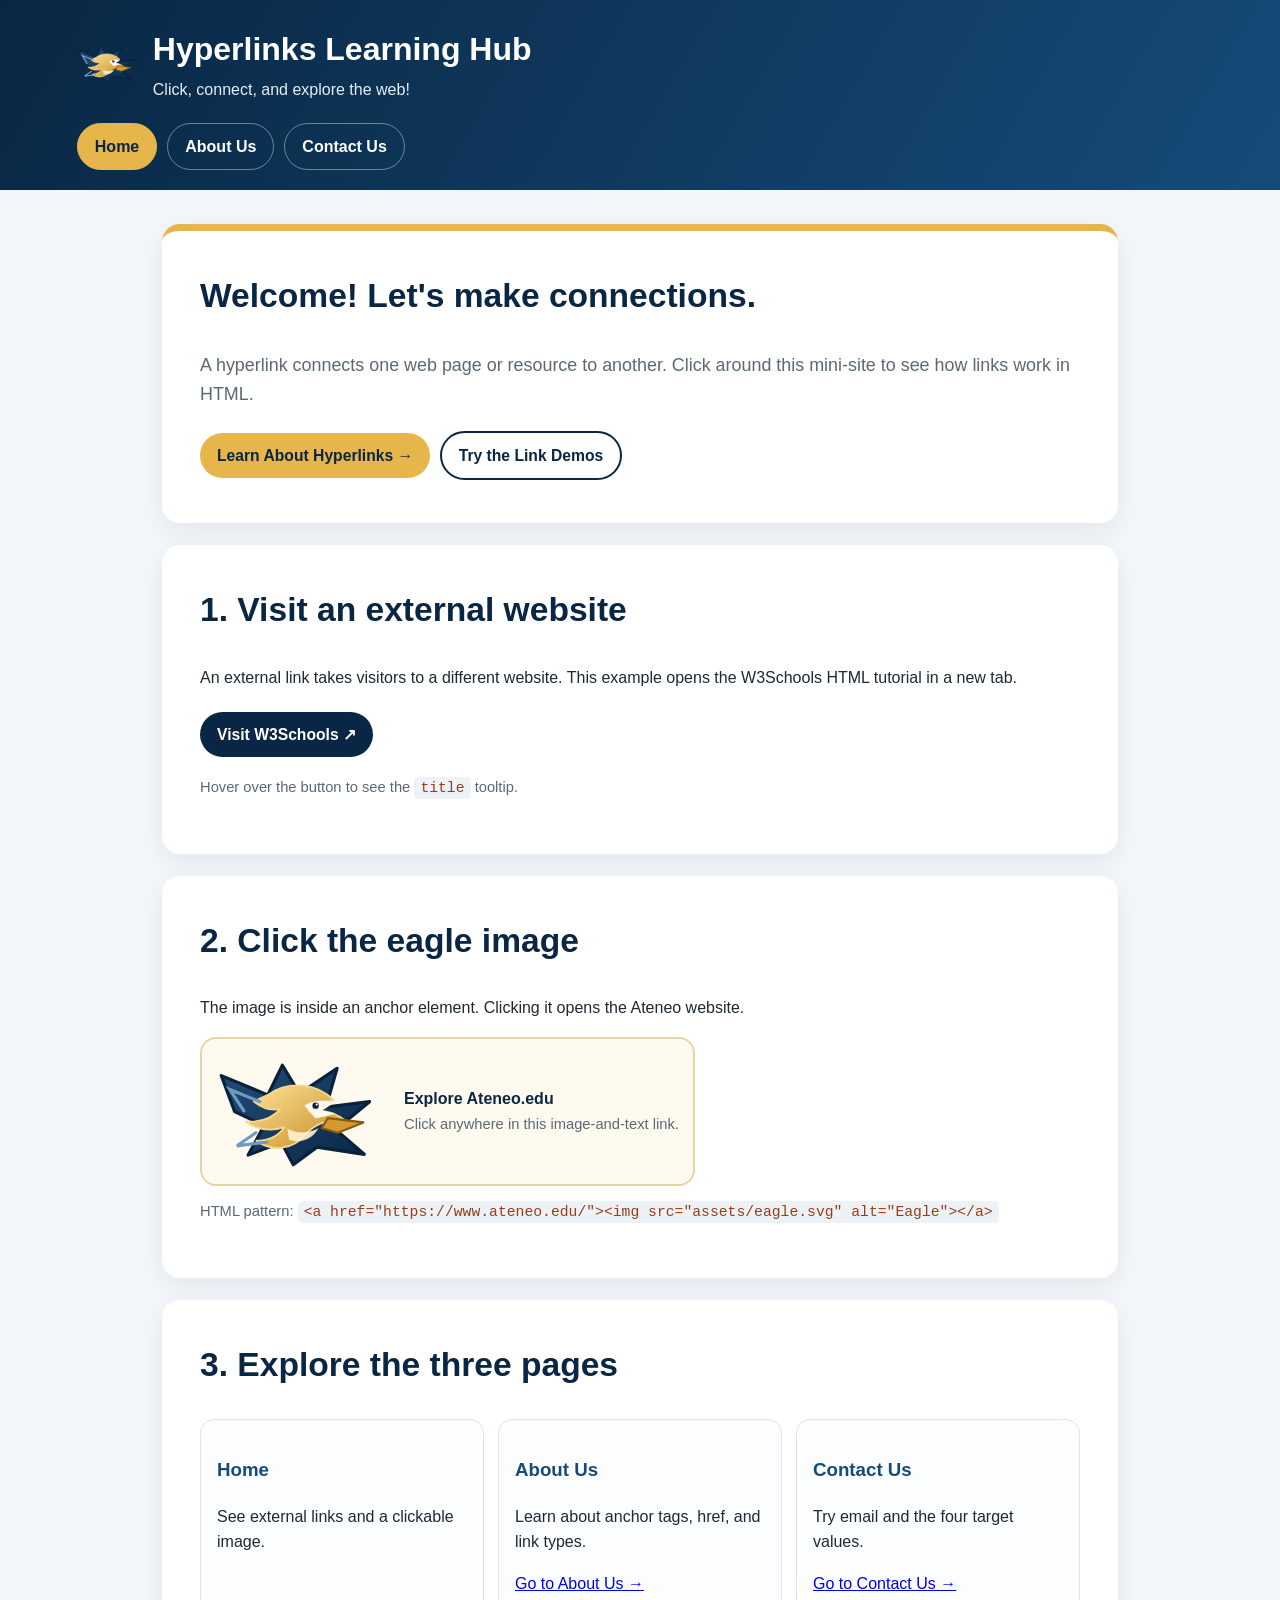
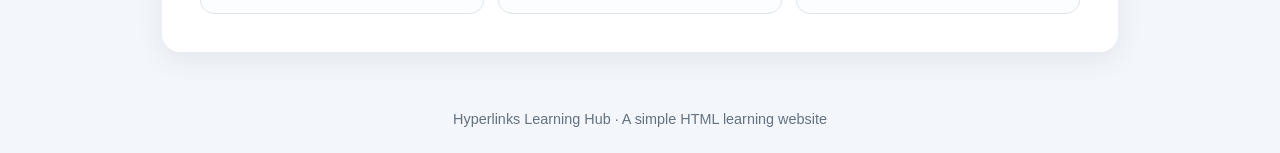
<file: Hyperlinks_Learning_Hub_Website/Hyperlinks_Learning_Website/index.html>
<!DOCTYPE html>
<html lang="en">
<head>
  <meta charset="UTF-8">
  <meta name="viewport" content="width=device-width, initial-scale=1.0">
  <title>Home | Hyperlinks Learning Hub</title>
  <link rel="stylesheet" href="assets/style.css">
</head>
<body>
<header>
  <div class="brand">
    <img src="assets/eagle.svg" alt="Stylized eagle emblem">
    <div><h1>Hyperlinks Learning Hub</h1><p>Click, connect, and explore the web!</p></div>
  </div>
  <nav aria-label="Main navigation">
    <a href="index.html" aria-current="page">Home</a>
    <a href="about.html">About Us</a>
    <a href="contact.html">Contact Us</a>
  </nav>
</header>
<main>
  <section class="hero">
    <h2>Welcome! Let's make connections.</h2>
    <p class="lead">A hyperlink connects one web page or resource to another. Click around this mini-site to see how links work in HTML.</p>
    <a class="button gold" href="about.html">Learn About Hyperlinks →</a>
    <a class="button outline" href="contact.html">Try the Link Demos</a>
  </section>

  <section class="panel">
    <h2>1. Visit an external website</h2>
    <p>An external link takes visitors to a different website. This example opens the W3Schools HTML tutorial in a new tab.</p>
    <a class="button" href="https://www.w3schools.com/html/html_links.asp" target="_blank" rel="noopener noreferrer" title="Open the W3Schools HTML Links tutorial in a new tab">Visit W3Schools ↗</a>
    <p class="small">Hover over the button to see the <code>title</code> tooltip.</p>
  </section>

  <section class="panel">
    <h2>2. Click the eagle image</h2>
    <p>The image is inside an anchor element. Clicking it opens the Ateneo website.</p>
    <a class="eagle-link" href="https://www.ateneo.edu/" target="_blank" rel="noopener noreferrer" title="Visit the official Ateneo de Manila University website">
      <img src="assets/eagle.svg" alt="Stylized navy and gold eagle">
      <span><strong>Explore Ateneo.edu</strong><br><span class="small">Click anywhere in this image-and-text link.</span></span>
    </a>
    <p class="small">HTML pattern: <code>&lt;a href="https://www.ateneo.edu/"&gt;&lt;img src="assets/eagle.svg" alt="Eagle"&gt;&lt;/a&gt;</code></p>
  </section>

  <section class="panel">
    <h2>3. Explore the three pages</h2>
    <div class="demo-grid">
      <div class="demo"><h3>Home</h3><p>See external links and a clickable image.</p></div>
      <div class="demo"><h3>About Us</h3><p>Learn about anchor tags, href, and link types.</p><a href="about.html">Go to About Us →</a></div>
      <div class="demo"><h3>Contact Us</h3><p>Try email and the four target values.</p><a href="contact.html">Go to Contact Us →</a></div>
    </div>
  </section>
</main>
<footer>Hyperlinks Learning Hub · A simple HTML learning website</footer>
</body>
</html>
</file>
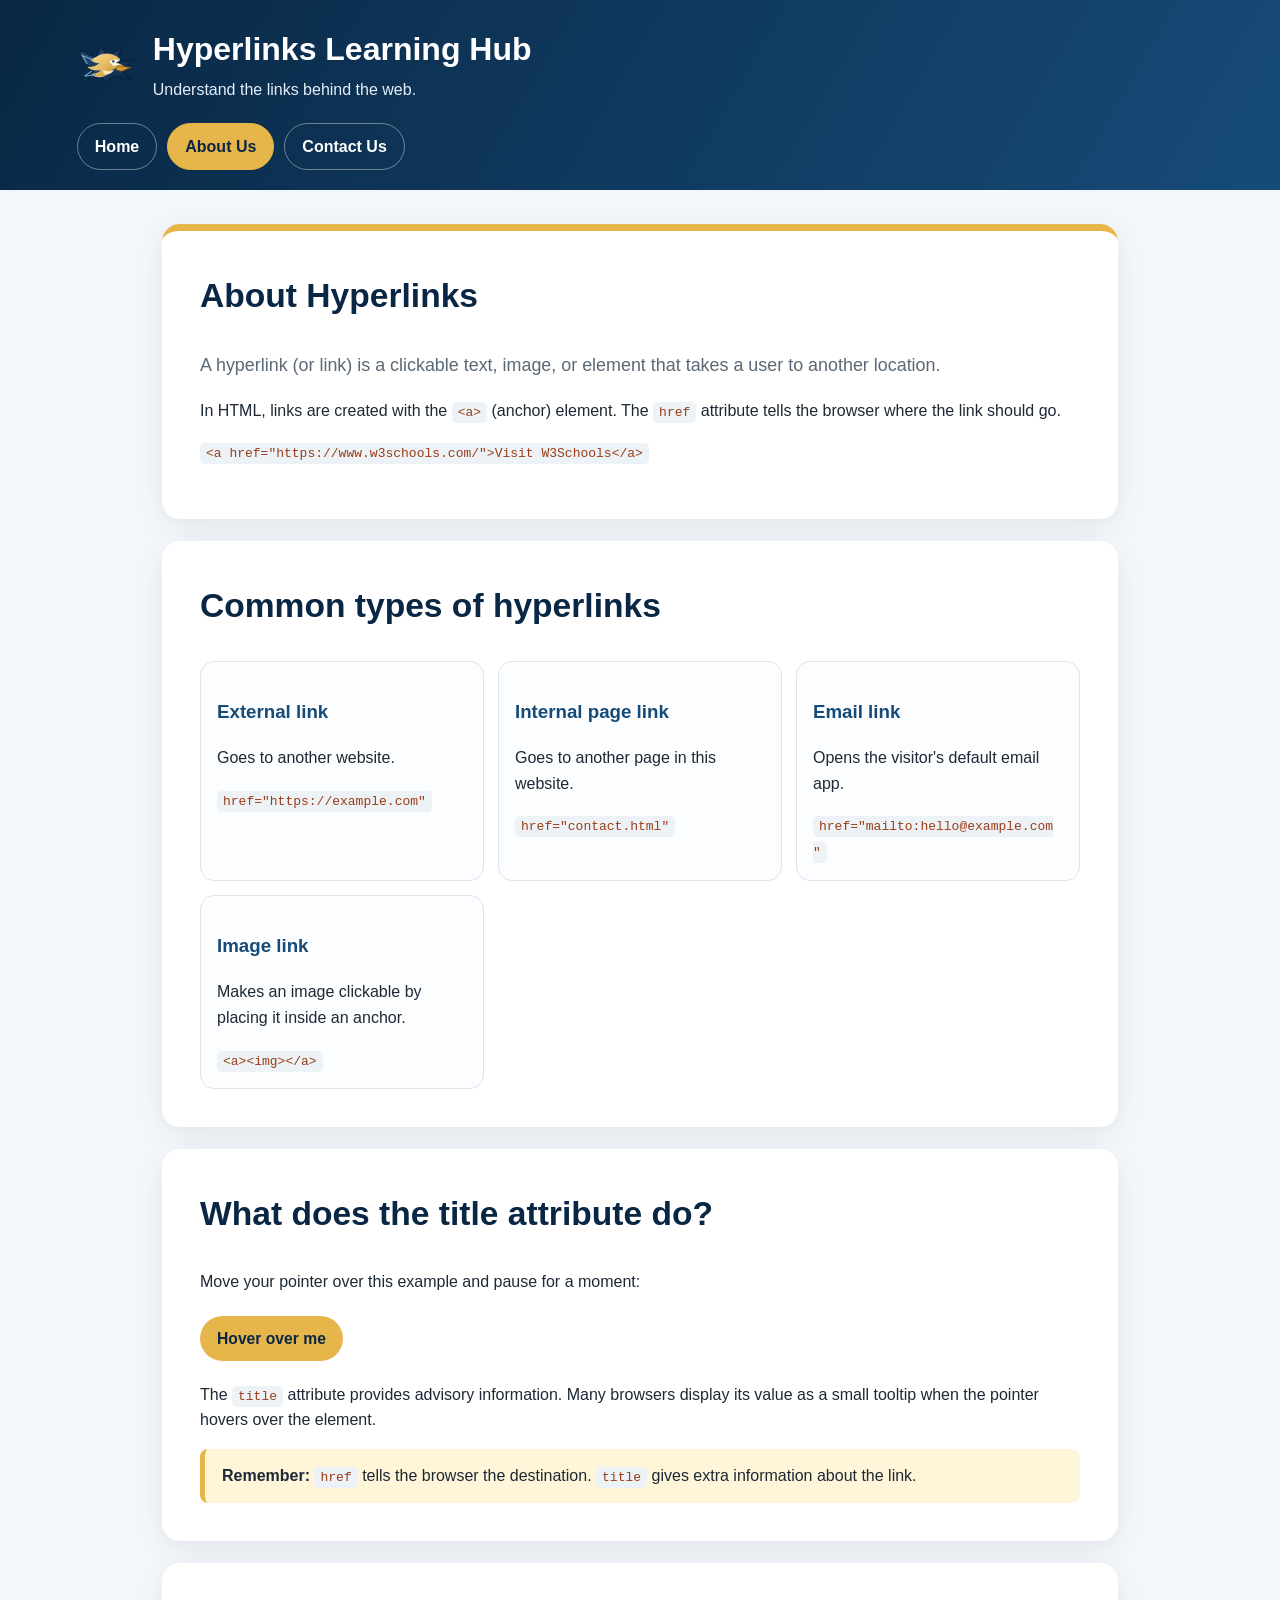
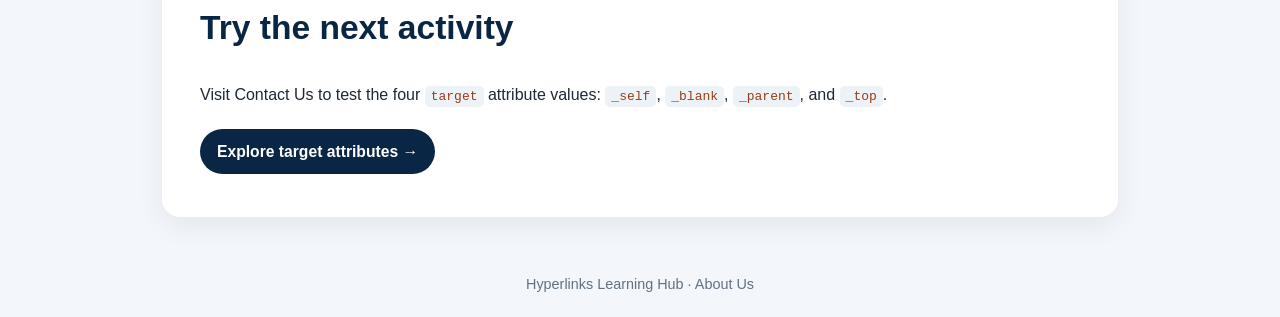
<file: Hyperlinks_Learning_Hub_Website/Hyperlinks_Learning_Website/about.html>
<!DOCTYPE html>
<html lang="en">
<head>
  <meta charset="UTF-8">
  <meta name="viewport" content="width=device-width, initial-scale=1.0">
  <title>About Us | Hyperlinks Learning Hub</title>
  <link rel="stylesheet" href="assets/style.css">
</head>
<body>
<header>
  <div class="brand"><img src="assets/eagle.svg" alt="Stylized eagle emblem"><div><h1>Hyperlinks Learning Hub</h1><p>Understand the links behind the web.</p></div></div>
  <nav aria-label="Main navigation">
    <a href="index.html">Home</a><a href="about.html" aria-current="page">About Us</a><a href="contact.html">Contact Us</a>
  </nav>
</header>
<main>
  <section class="hero">
    <h2>About Hyperlinks</h2>
    <p class="lead">A hyperlink (or link) is a clickable text, image, or element that takes a user to another location.</p>
    <p>In HTML, links are created with the <code>&lt;a&gt;</code> (anchor) element. The <code>href</code> attribute tells the browser where the link should go.</p>
    <p><code>&lt;a href="https://www.w3schools.com/"&gt;Visit W3Schools&lt;/a&gt;</code></p>
  </section>
  <section class="panel">
    <h2>Common types of hyperlinks</h2>
    <div class="demo-grid">
      <div class="demo"><h3>External link</h3><p>Goes to another website.</p><code>href="https://example.com"</code></div>
      <div class="demo"><h3>Internal page link</h3><p>Goes to another page in this website.</p><code>href="contact.html"</code></div>
      <div class="demo"><h3>Email link</h3><p>Opens the visitor's default email app.</p><code>href="mailto:hello@example.com"</code></div>
      <div class="demo"><h3>Image link</h3><p>Makes an image clickable by placing it inside an anchor.</p><code>&lt;a&gt;&lt;img&gt;&lt;/a&gt;</code></div>
    </div>
  </section>
  <section class="panel">
    <h2>What does the title attribute do?</h2>
    <p>Move your pointer over this example and pause for a moment:</p>
    <p><a class="button gold" href="https://www.w3schools.com/html/" target="_blank" rel="noopener noreferrer" title="This is a tooltip created with the title attribute.">Hover over me</a></p>
    <p>The <code>title</code> attribute provides advisory information. Many browsers display its value as a small tooltip when the pointer hovers over the element.</p>
    <div class="tip"><strong>Remember:</strong> <code>href</code> tells the browser the destination. <code>title</code> gives extra information about the link.</div>
  </section>
  <section class="panel">
    <h2>Try the next activity</h2>
    <p>Visit Contact Us to test the four <code>target</code> attribute values: <code>_self</code>, <code>_blank</code>, <code>_parent</code>, and <code>_top</code>.</p>
    <a class="button" href="contact.html">Explore target attributes →</a>
  </section>
</main>
<footer>Hyperlinks Learning Hub · About Us</footer>
</body>
</html>
</file>
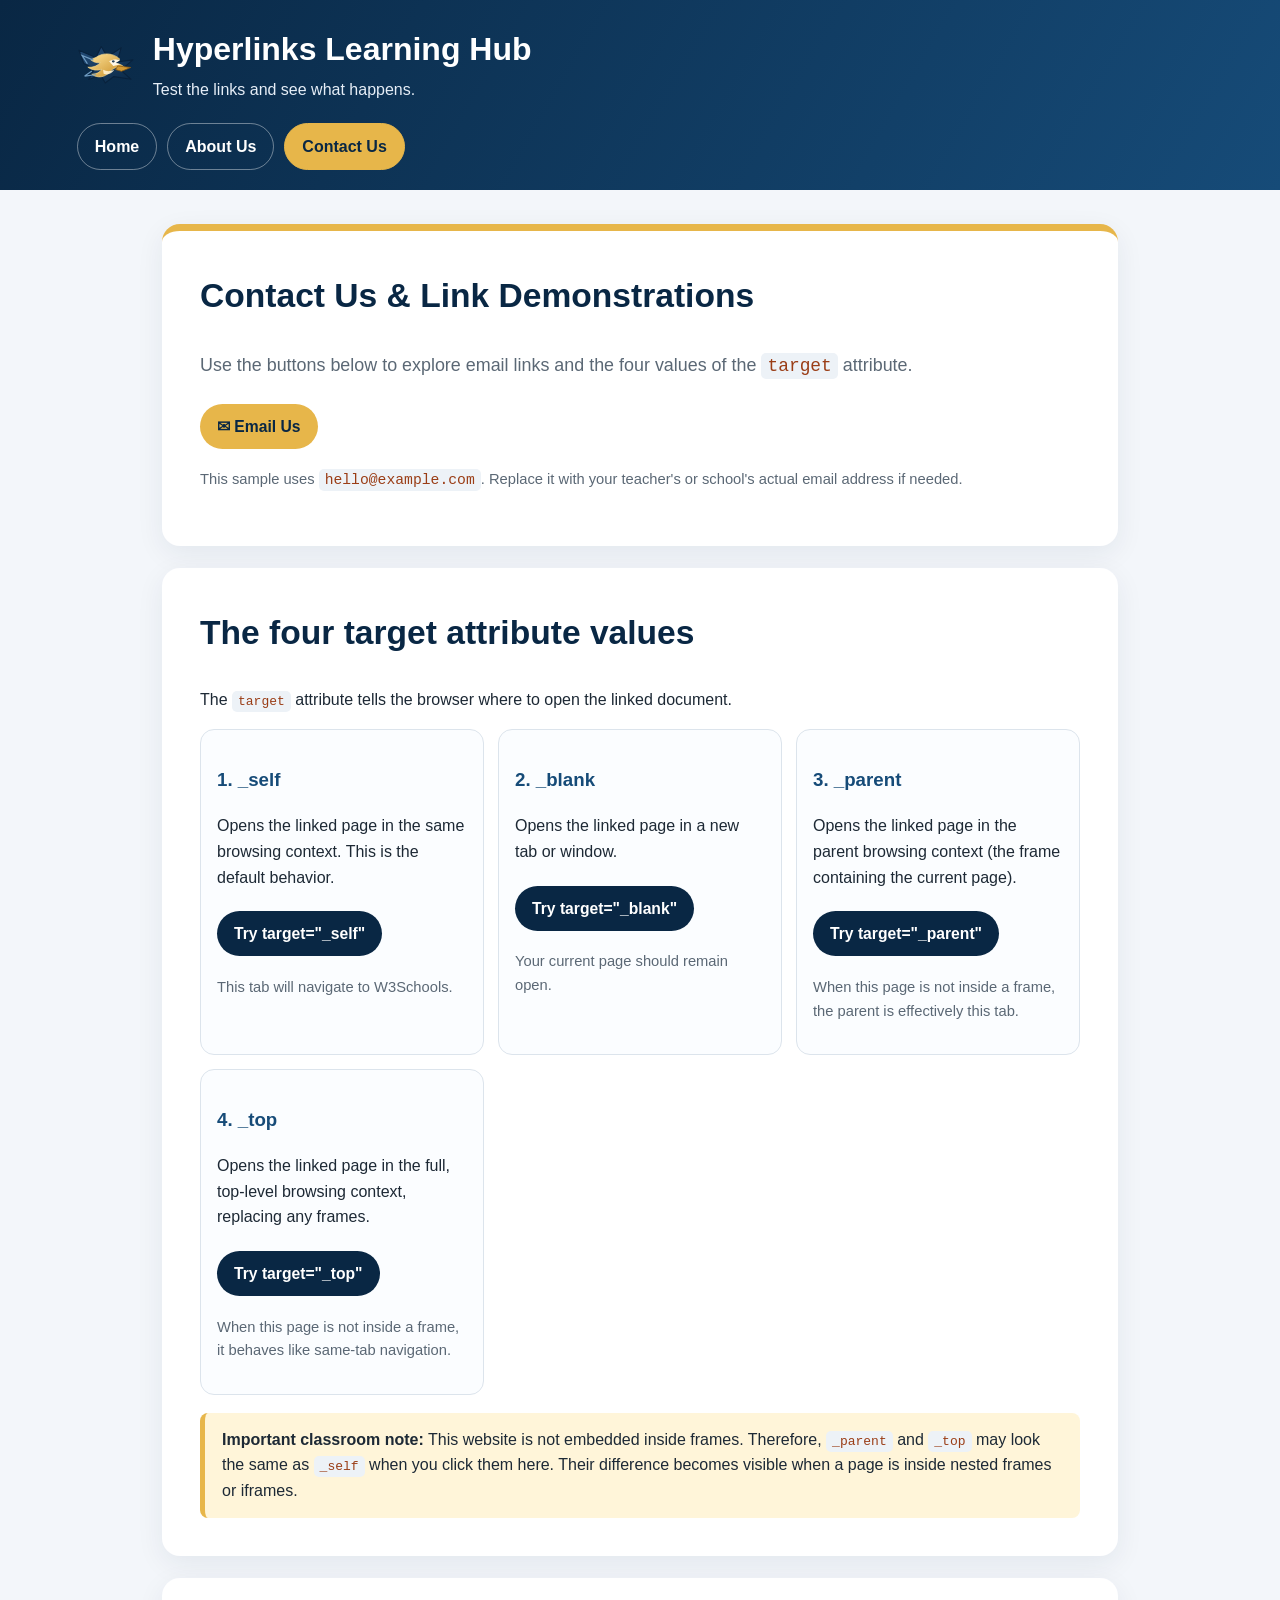
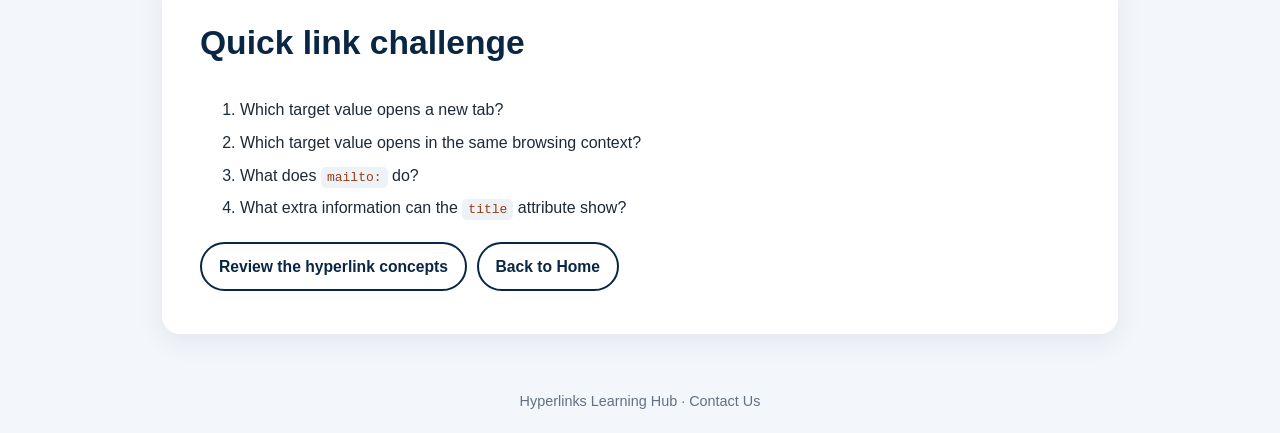
<file: Hyperlinks_Learning_Hub_Website/Hyperlinks_Learning_Website/contact.html>
<!DOCTYPE html>
<html lang="en">
<head>
  <meta charset="UTF-8">
  <meta name="viewport" content="width=device-width, initial-scale=1.0">
  <title>Contact Us | Hyperlinks Learning Hub</title>
  <link rel="stylesheet" href="assets/style.css">
</head>
<body>
<header>
  <div class="brand"><img src="assets/eagle.svg" alt="Stylized eagle emblem"><div><h1>Hyperlinks Learning Hub</h1><p>Test the links and see what happens.</p></div></div>
  <nav aria-label="Main navigation">
    <a href="index.html">Home</a><a href="about.html">About Us</a><a href="contact.html" aria-current="page">Contact Us</a>
  </nav>
</header>
<main>
  <section class="hero">
    <h2>Contact Us & Link Demonstrations</h2>
    <p class="lead">Use the buttons below to explore email links and the four values of the <code>target</code> attribute.</p>
    <a class="button gold" href="mailto:hello@example.com?subject=Question%20about%20HTML%20Hyperlinks" title="Compose an email using your default mail application">✉ Email Us</a>
    <p class="small">This sample uses <code>hello@example.com</code>. Replace it with your teacher's or school's actual email address if needed.</p>
  </section>

  <section class="panel">
    <h2>The four target attribute values</h2>
    <p>The <code>target</code> attribute tells the browser where to open the linked document.</p>
    <div class="demo-grid">
      <div class="demo">
        <h3>1. _self</h3>
        <p>Opens the linked page in the same browsing context. This is the default behavior.</p>
        <a class="button" href="https://www.w3schools.com/html/" target="_self">Try target="_self"</a>
        <p class="small">This tab will navigate to W3Schools.</p>
      </div>
      <div class="demo">
        <h3>2. _blank</h3>
        <p>Opens the linked page in a new tab or window.</p>
        <a class="button" href="https://www.w3schools.com/html/" target="_blank" rel="noopener noreferrer">Try target="_blank"</a>
        <p class="small">Your current page should remain open.</p>
      </div>
      <div class="demo">
        <h3>3. _parent</h3>
        <p>Opens the linked page in the parent browsing context (the frame containing the current page).</p>
        <a class="button" href="https://www.w3schools.com/html/" target="_parent">Try target="_parent"</a>
        <p class="small">When this page is not inside a frame, the parent is effectively this tab.</p>
      </div>
      <div class="demo">
        <h3>4. _top</h3>
        <p>Opens the linked page in the full, top-level browsing context, replacing any frames.</p>
        <a class="button" href="https://www.w3schools.com/html/" target="_top">Try target="_top"</a>
        <p class="small">When this page is not inside a frame, it behaves like same-tab navigation.</p>
      </div>
    </div>
    <div class="tip" style="margin-top:18px"><strong>Important classroom note:</strong> This website is not embedded inside frames. Therefore, <code>_parent</code> and <code>_top</code> may look the same as <code>_self</code> when you click them here. Their difference becomes visible when a page is inside nested frames or iframes.</div>
  </section>

  <section class="panel">
    <h2>Quick link challenge</h2>
    <ol>
      <li>Which target value opens a new tab?</li>
      <li>Which target value opens in the same browsing context?</li>
      <li>What does <code>mailto:</code> do?</li>
      <li>What extra information can the <code>title</code> attribute show?</li>
    </ol>
    <a class="button outline" href="about.html">Review the hyperlink concepts</a>
    <a class="button outline" href="index.html">Back to Home</a>
  </section>
</main>
<footer>Hyperlinks Learning Hub · Contact Us</footer>
</body>
</html>
</file>
<file: Hyperlinks_Learning_Hub_Website/Hyperlinks_Learning_Website/assets/style.css>
:root{--navy:#092744;--blue:#164b78;--gold:#e7b64a;--cream:#fffaf0;--ink:#1d2935;--muted:#5b6875}
*{box-sizing:border-box} body{margin:0;font-family:Arial,Helvetica,sans-serif;background:#f3f6fa;color:var(--ink);line-height:1.6}
header{background:linear-gradient(120deg,var(--navy),var(--blue));color:white;padding:24px 6vw 20px}
.brand{display:flex;align-items:center;gap:14px}.brand img{width:62px;height:52px;object-fit:contain}
.brand h1{font-size:clamp(1.4rem,3vw,2rem);margin:0}.brand p{margin:2px 0 0;color:#e6eef7}
nav{display:flex;flex-wrap:wrap;gap:10px;margin-top:20px}
nav a,.button{display:inline-block;text-decoration:none;border-radius:999px;padding:10px 17px;font-weight:700}
nav a{color:white;border:1px solid #ffffff66}nav a:hover,nav a[aria-current=page]{background:var(--gold);color:var(--navy);border-color:var(--gold)}
main{max-width:1000px;margin:34px auto;padding:0 22px}.hero,.panel{background:white;border-radius:18px;padding:clamp(22px,4vw,38px);box-shadow:0 8px 28px #09274412;margin-bottom:22px}
.hero{border-top:7px solid var(--gold)}h2{color:var(--navy);margin-top:0;font-size:clamp(1.5rem,3vw,2.1rem)}h3{color:var(--blue)}
.lead{font-size:1.12rem;color:var(--muted)}.button{background:var(--navy);color:white;border:0;cursor:pointer;margin:5px 5px 5px 0;font-size:.98rem}.button:hover{background:#1c5d91}
.button.gold{background:var(--gold);color:var(--navy)}.button.outline{background:white;color:var(--navy);border:2px solid var(--navy)}
code{background:#edf2f7;color:#9a3d16;padding:3px 6px;border-radius:5px;overflow-wrap:anywhere}
.demo-grid{display:grid;grid-template-columns:repeat(auto-fit,minmax(210px,1fr));gap:14px}.demo{border:1px solid #dce4ec;border-radius:14px;padding:16px;background:#fbfdff}
.eagle-link{display:inline-flex;align-items:center;gap:18px;padding:14px;border:2px solid #e6d5a6;border-radius:16px;text-decoration:none;color:var(--navy);background:#fffaf0}.eagle-link img{width:170px;max-width:40%;height:auto}
.tip{background:#fff5d9;border-left:5px solid var(--gold);padding:14px 17px;border-radius:8px}.small{font-size:.92rem;color:var(--muted)}
footer{text-align:center;color:#637181;padding:22px;font-size:.9rem}
ul{padding-left:22px}li{margin:7px 0}
@media(max-width:520px){.eagle-link{align-items:flex-start;flex-direction:column}.eagle-link img{max-width:100%;width:150px}}
</file>
